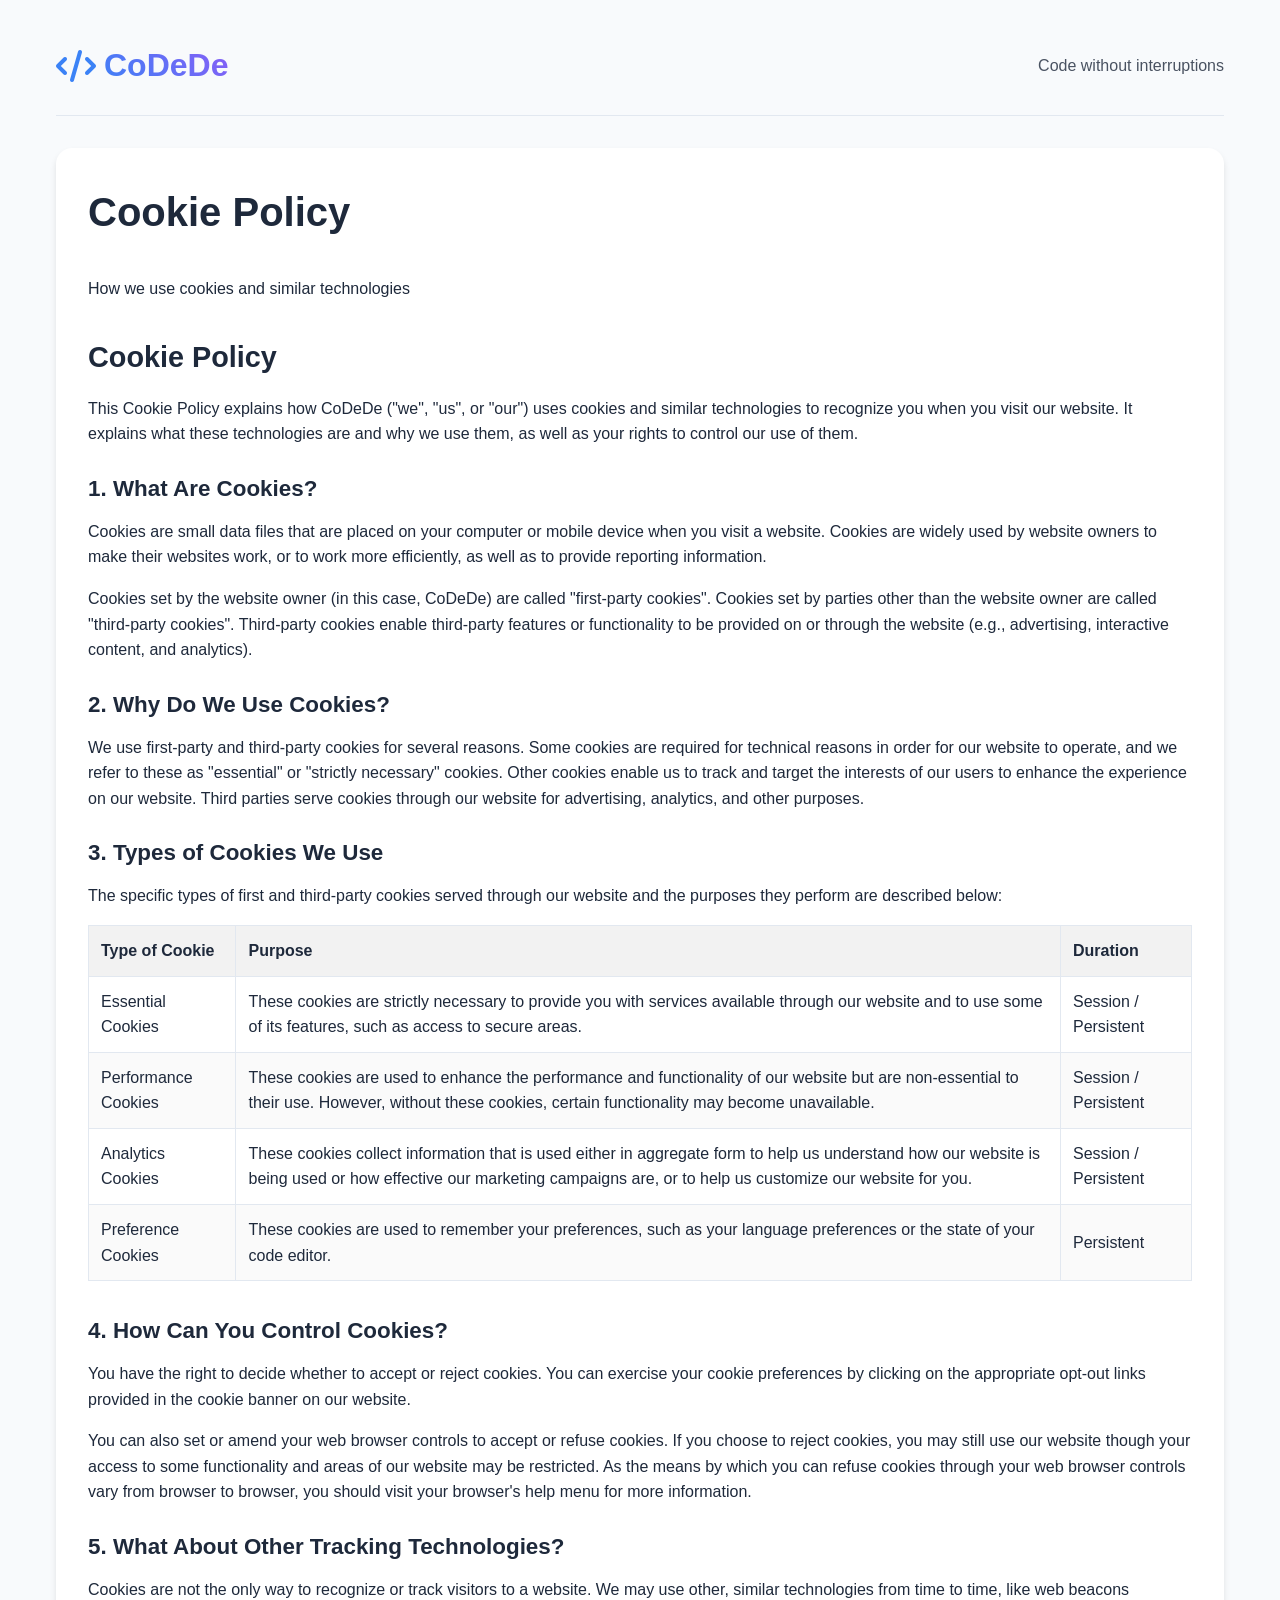
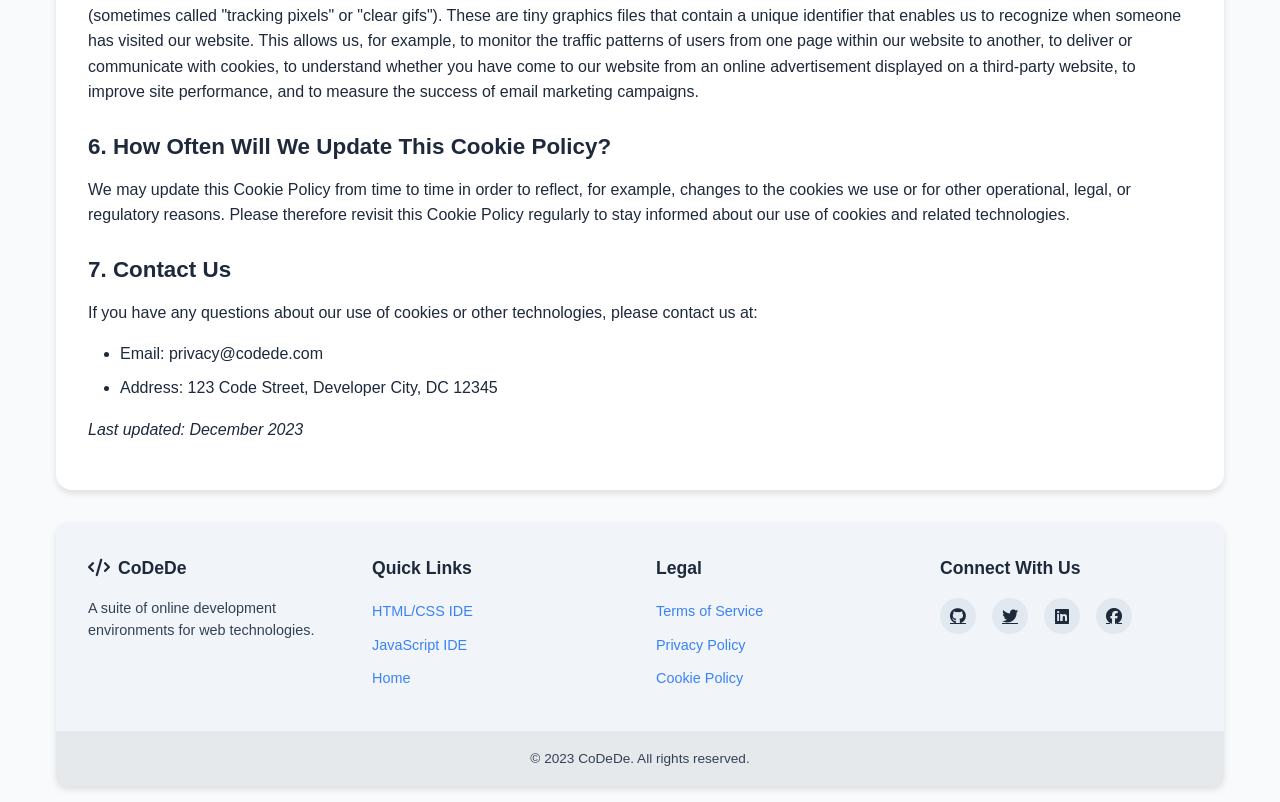
<file: cookies.html>
<!DOCTYPE html>
<html lang="en">
<head>
  <meta charset="UTF-8">
  <meta name="viewport" content="width=device-width, initial-scale=1.0">
  <title>Cookie Policy - CoDeDe</title>
  <link rel="stylesheet" href="style.css">
  <link rel="stylesheet" href="https://cdnjs.cloudflare.com/ajax/libs/font-awesome/6.4.0/css/all.min.css">
</head>
<body>
  <div class="container">
    <header>
      <div class="logo">
        <i class="fas fa-code"></i>
        <h1>CoDeDe</h1>
      </div>
      <p class="tagline">Code without interruptions</p>
    </header>
    
    <div class="legal-content">
      <h1>Cookie Policy</h1>
      <p>How we use cookies and similar technologies</p>
      
      <h2>Cookie Policy</h2>
      
      <p>This Cookie Policy explains how CoDeDe ("we", "us", or "our") uses cookies and similar technologies to recognize you when you visit our website. It explains what these technologies are and why we use them, as well as your rights to control our use of them.</p>
      
      <h3>1. What Are Cookies?</h3>
      <p>Cookies are small data files that are placed on your computer or mobile device when you visit a website. Cookies are widely used by website owners to make their websites work, or to work more efficiently, as well as to provide reporting information.</p>
      
      <p>Cookies set by the website owner (in this case, CoDeDe) are called "first-party cookies". Cookies set by parties other than the website owner are called "third-party cookies". Third-party cookies enable third-party features or functionality to be provided on or through the website (e.g., advertising, interactive content, and analytics).</p>
      
      <h3>2. Why Do We Use Cookies?</h3>
      <p>We use first-party and third-party cookies for several reasons. Some cookies are required for technical reasons in order for our website to operate, and we refer to these as "essential" or "strictly necessary" cookies. Other cookies enable us to track and target the interests of our users to enhance the experience on our website. Third parties serve cookies through our website for advertising, analytics, and other purposes.</p>
      
      <h3>3. Types of Cookies We Use</h3>
      <p>The specific types of first and third-party cookies served through our website and the purposes they perform are described below:</p>
      
      <table>
        <thead>
          <tr>
            <th>Type of Cookie</th>
            <th>Purpose</th>
            <th>Duration</th>
          </tr>
        </thead>
        <tbody>
          <tr>
            <td>Essential Cookies</td>
            <td>These cookies are strictly necessary to provide you with services available through our website and to use some of its features, such as access to secure areas.</td>
            <td>Session / Persistent</td>
          </tr>
          <tr>
            <td>Performance Cookies</td>
            <td>These cookies are used to enhance the performance and functionality of our website but are non-essential to their use. However, without these cookies, certain functionality may become unavailable.</td>
            <td>Session / Persistent</td>
          </tr>
          <tr>
            <td>Analytics Cookies</td>
            <td>These cookies collect information that is used either in aggregate form to help us understand how our website is being used or how effective our marketing campaigns are, or to help us customize our website for you.</td>
            <td>Session / Persistent</td>
          </tr>
          <tr>
            <td>Preference Cookies</td>
            <td>These cookies are used to remember your preferences, such as your language preferences or the state of your code editor.</td>
            <td>Persistent</td>
          </tr>
        </tbody>
      </table>
      
      <h3>4. How Can You Control Cookies?</h3>
      <p>You have the right to decide whether to accept or reject cookies. You can exercise your cookie preferences by clicking on the appropriate opt-out links provided in the cookie banner on our website.</p>
      
      <p>You can also set or amend your web browser controls to accept or refuse cookies. If you choose to reject cookies, you may still use our website though your access to some functionality and areas of our website may be restricted. As the means by which you can refuse cookies through your web browser controls vary from browser to browser, you should visit your browser's help menu for more information.</p>
      
      <h3>5. What About Other Tracking Technologies?</h3>
      <p>Cookies are not the only way to recognize or track visitors to a website. We may use other, similar technologies from time to time, like web beacons (sometimes called "tracking pixels" or "clear gifs"). These are tiny graphics files that contain a unique identifier that enables us to recognize when someone has visited our website. This allows us, for example, to monitor the traffic patterns of users from one page within our website to another, to deliver or communicate with cookies, to understand whether you have come to our website from an online advertisement displayed on a third-party website, to improve site performance, and to measure the success of email marketing campaigns.</p>
      
      <h3>6. How Often Will We Update This Cookie Policy?</h3>
      <p>We may update this Cookie Policy from time to time in order to reflect, for example, changes to the cookies we use or for other operational, legal, or regulatory reasons. Please therefore revisit this Cookie Policy regularly to stay informed about our use of cookies and related technologies.</p>
      
      <h3>7. Contact Us</h3>
      <p>If you have any questions about our use of cookies or other technologies, please contact us at:</p>
      <ul>
        <li>Email: privacy@codede.com</li>
        <li>Address: 123 Code Street, Developer City, DC 12345</li>
      </ul>
      
      <p><em>Last updated: December 2023</em></p>
    </div>

    <footer class="footer">
      <div class="footer-content">
        <div class="footer-section">
          <h3><i class="fas fa-code"></i> CoDeDe</h3>
          <p>A suite of online development environments for web technologies.</p>
        </div>
        
        <div class="footer-section">
          <h3>Quick Links</h3>
          <ul>
            <li><a href="index.html">HTML/CSS IDE</a></li>
            <li><a href="JSDE-main/index.html">JavaScript IDE</a></li>
            <li><a href="home.html">Home</a></li>
          </ul>
        </div>
        
        <div class="footer-section">
          <h3>Legal</h3>
          <ul>
            <li><a href="terms.html">Terms of Service</a></li>
            <li><a href="privacy.html">Privacy Policy</a></li>
            <li><a href="cookies.html">Cookie Policy</a></li>
          </ul>
        </div>
        
        <div class="footer-section">
          <h3>Connect With Us</h3>
          <div class="social-links">
            <a href="https://github.com/codede" target="_blank" title="GitHub"><i class="fab fa-github"></i></a>
            <a href="https://twitter.com/codede" target="_blank" title="Twitter"><i class="fab fa-twitter"></i></a>
            <a href="https://linkedin.com/company/codede" target="_blank" title="LinkedIn"><i class="fab fa-linkedin"></i></a>
            <a href="https://facebook.com/codede" target="_blank" title="Facebook"><i class="fab fa-facebook"></i></a>
          </div>
        </div>
      </div>
      
      <div class="footer-bottom">
        <p>&copy; 2023 CoDeDe. All rights reserved.</p>
      </div>
    </footer>
  </div>
</body>
</html>
</file>
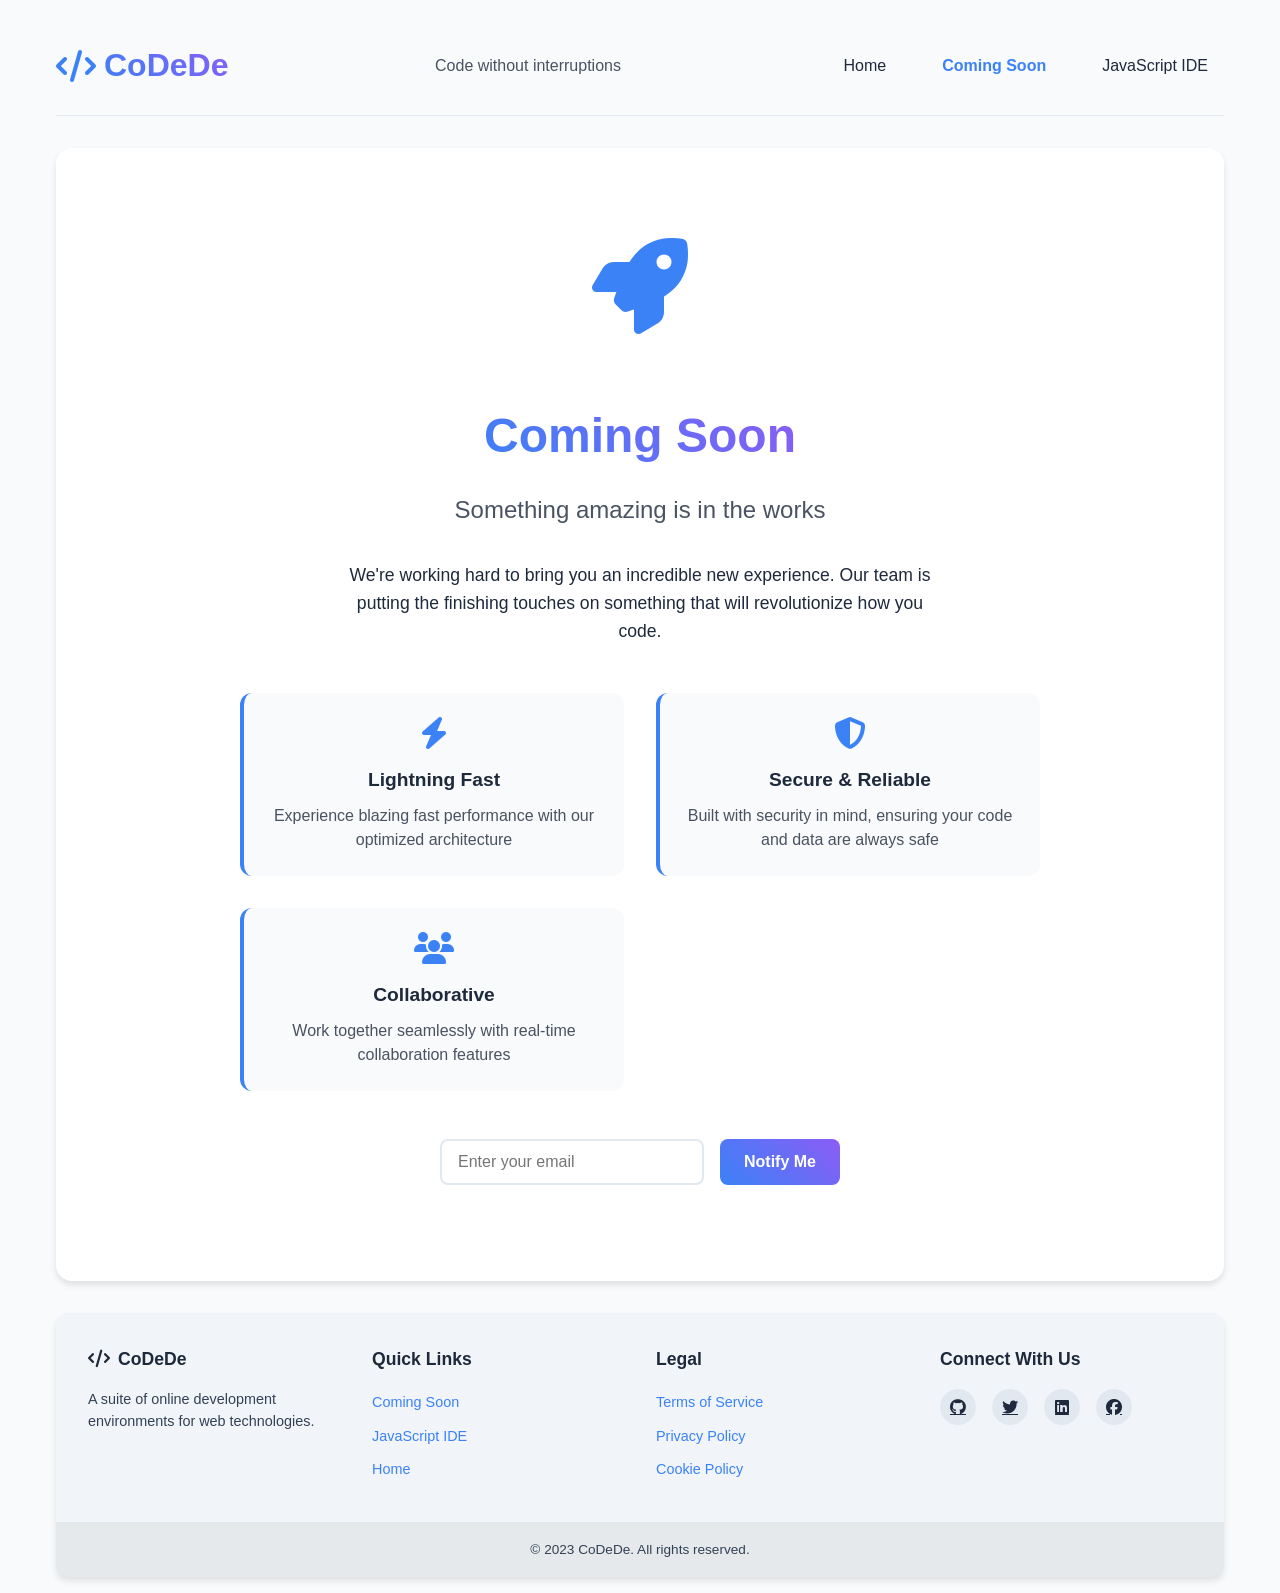
<file: cs.html>
<!DOCTYPE html>
<html lang="en">
<head>
  <meta charset="UTF-8">
  <meta name="viewport" content="width=device-width, initial-scale=1.0">
  <title>Coming Soon - CoDeDe</title>
  <link rel="stylesheet" href="style.css">
  <link rel="stylesheet" href="https://cdnjs.cloudflare.com/ajax/libs/font-awesome/6.4.0/css/all.min.css">
  <style>
    header {
      display: flex;
      justify-content: space-between;
      align-items: center;
      padding: 1.5rem 0;
      margin-bottom: 2rem;
      border-bottom: 1px solid var(--border-color);
    }
    
    .logo {
      display: flex;
      align-items: center;
      gap: 0.5rem;
    }
    
    .logo i {
      font-size: 2rem;
      color: var(--primary-color);
    }
    
    .logo h1 {
      font-size: 2rem;
      margin: 0;
      background: linear-gradient(45deg, var(--primary-color), var(--secondary-color));
      -webkit-background-clip: text;
      background-clip: text;
      -webkit-text-fill-color: transparent;
    }
    
    .tagline {
      font-size: 1rem;
      color: var(--text-color);
      margin: 0;
      opacity: 0.8;
    }
    
    .nav-links {
      display: flex;
      gap: 1.5rem;
    }
    
    .nav-links a {
      color: var(--text-color);
      text-decoration: none;
      font-weight: 500;
      transition: color 0.3s ease;
    }
    
    .nav-links a:hover {
      color: var(--primary-color);
    }
    
    .nav-links a.active {
      color: var(--primary-color);
      font-weight: 600;
    }

    .coming-soon-section {
      display: flex;
      flex-direction: column;
      align-items: center;
      justify-content: center;
      flex: 1;
      text-align: center;
      padding: 4rem 2rem;
      background-color: var(--panel-bg);
      border-radius: 1rem;
      box-shadow: 0 4px 6px var(--shadow-color);
      margin-bottom: 2rem;
    }

    .coming-soon-icon {
      font-size: 6rem;
      color: var(--primary-color);
      margin-bottom: 2rem;
      animation: pulse 2s infinite;
    }

    @keyframes pulse {
      0% { transform: scale(1); }
      50% { transform: scale(1.1); }
      100% { transform: scale(1); }
    }

    .coming-soon-title {
      font-size: 3rem;
      font-weight: 700;
      margin-bottom: 1rem;
      background: linear-gradient(45deg, var(--primary-color), var(--secondary-color));
      -webkit-background-clip: text;
      background-clip: text;
      -webkit-text-fill-color: transparent;
    }

    .coming-soon-subtitle {
      font-size: 1.5rem;
      color: var(--text-color);
      margin-bottom: 2rem;
      opacity: 0.8;
    }

    .coming-soon-description {
      font-size: 1.1rem;
      line-height: 1.6;
      color: var(--text-color);
      max-width: 600px;
      margin-bottom: 3rem;
    }

    .features-list {
      display: grid;
      grid-template-columns: repeat(auto-fit, minmax(250px, 1fr));
      gap: 2rem;
      margin-bottom: 3rem;
      width: 100%;
      max-width: 800px;
    }

    .feature-item {
      background-color: var(--bg-color);
      padding: 1.5rem;
      border-radius: 0.75rem;
      border-left: 4px solid var(--primary-color);
    }

    .feature-item i {
      font-size: 2rem;
      color: var(--primary-color);
      margin-bottom: 1rem;
    }

    .feature-item h3 {
      font-size: 1.2rem;
      margin-bottom: 0.5rem;
      color: var(--text-color);
    }

    .feature-item p {
      color: var(--text-color);
      opacity: 0.8;
      line-height: 1.5;
    }

    .notify-form {
      display: flex;
      gap: 1rem;
      margin-bottom: 2rem;
      max-width: 400px;
      width: 100%;
    }

    .notify-input {
      flex: 1;
      padding: 0.75rem 1rem;
      border: 2px solid var(--border-color);
      border-radius: 0.5rem;
      font-size: 1rem;
      transition: border-color 0.3s ease;
    }

    .notify-input:focus {
      outline: none;
      border-color: var(--primary-color);
    }

    .notify-button {
      padding: 0.75rem 1.5rem;
      background: linear-gradient(45deg, var(--primary-color), var(--secondary-color));
      color: white;
      border: none;
      border-radius: 0.5rem;
      font-size: 1rem;
      font-weight: 600;
      cursor: pointer;
      transition: transform 0.3s ease, box-shadow 0.3s ease;
    }

    .notify-button:hover {
      transform: translateY(-2px);
      box-shadow: 0 4px 12px rgba(59, 130, 246, 0.3);
    }
    
    @media (max-width: 768px) {
      header {
        flex-direction: column;
        align-items: flex-start;
      }
      
      .nav-links {
        margin-top: 1rem;
      }
      
      .coming-soon-title {
        font-size: 2rem;
      }
      
      .coming-soon-subtitle {
        font-size: 1.2rem;
      }
      
      .features-list {
        grid-template-columns: 1fr;
      }
      
      .notify-form {
        flex-direction: column;
      }
    }
  </style>
</head>
<body>
  <div class="container">
    <header>
      <div class="logo">
        <i class="fas fa-code"></i>
        <h1>CoDeDe</h1>
      </div>
      <p class="tagline">Code without interruptions</p>
      <div class="nav-links">
        <a href="home.html">Home</a>
        <a href="cs.html" class="active">Coming Soon</a>
        <a href="jsde.html">JavaScript IDE</a>
      </div>
    </header>

    <section class="coming-soon-section">
      <div class="coming-soon-icon">
        <i class="fas fa-rocket"></i>
      </div>
      
      <h1 class="coming-soon-title">Coming Soon</h1>
      <p class="coming-soon-subtitle">Something amazing is in the works</p>
      <p class="coming-soon-description">
        We're working hard to bring you an incredible new experience. 
        Our team is putting the finishing touches on something that will revolutionize how you code.
      </p>

      <div class="features-list">
        <div class="feature-item">
          <i class="fas fa-bolt"></i>
          <h3>Lightning Fast</h3>
          <p>Experience blazing fast performance with our optimized architecture</p>
        </div>
        <div class="feature-item">
          <i class="fas fa-shield-alt"></i>
          <h3>Secure & Reliable</h3>
          <p>Built with security in mind, ensuring your code and data are always safe</p>
        </div>
        <div class="feature-item">
          <i class="fas fa-users"></i>
          <h3>Collaborative</h3>
          <p>Work together seamlessly with real-time collaboration features</p>
        </div>
      </div>

      <div class="notify-form">
        <input type="email" class="notify-input" placeholder="Enter your email" required>
        <button class="notify-button">Notify Me</button>
      </div>
    </section>

    <!-- Footer -->
    <footer class="footer">
      <div class="footer-content">
        <div class="footer-section">
          <h3><i class="fas fa-code"></i> CoDeDe</h3>
          <p>A suite of online development environments for web technologies.</p>
        </div>
        
        <div class="footer-section">
          <h3>Quick Links</h3>
          <ul>
            <li><a href="cs.html">Coming Soon</a></li>
            <li><a href="jsde.html">JavaScript IDE</a></li>
            <li><a href="home.html">Home</a></li>
          </ul>
        </div>
        
        <div class="footer-section">
          <h3>Legal</h3>
          <ul>
            <li><a href="terms.html">Terms of Service</a></li>
            <li><a href="privacy.html">Privacy Policy</a></li>
            <li><a href="cookies.html">Cookie Policy</a></li>
          </ul>
        </div>
        
        <div class="footer-section">
          <h3>Connect With Us</h3>
          <div class="social-links">
            <a href="https://github.com/codede" target="_blank" title="GitHub"><i class="fab fa-github"></i></a>
            <a href="https://twitter.com/codede" target="_blank" title="Twitter"><i class="fab fa-twitter"></i></a>
            <a href="https://linkedin.com/company/codede" target="_blank" title="LinkedIn"><i class="fab fa-linkedin"></i></a>
            <a href="https://facebook.com/codede" target="_blank" title="Facebook"><i class="fab fa-facebook"></i></a>
          </div>
        </div>
      </div>
      
      <div class="footer-bottom">
        <p>&copy; 2023 CoDeDe. All rights reserved.</p>
      </div>
    </footer>
  </div>

  <script>
    // Simple form handling
    document.querySelector('.notify-button').addEventListener('click', function() {
      const email = document.querySelector('.notify-input').value;
      if (email && email.includes('@')) {
        alert('Thank you! We\'ll notify you when we launch.');
        document.querySelector('.notify-input').value = '';
      } else {
        alert('Please enter a valid email address.');
      }
    });

    // Enter key support for the form
    document.querySelector('.notify-input').addEventListener('keypress', function(e) {
      if (e.key === 'Enter') {
        document.querySelector('.notify-button').click();
      }
    });
  </script>
</body>
</html>
</file>
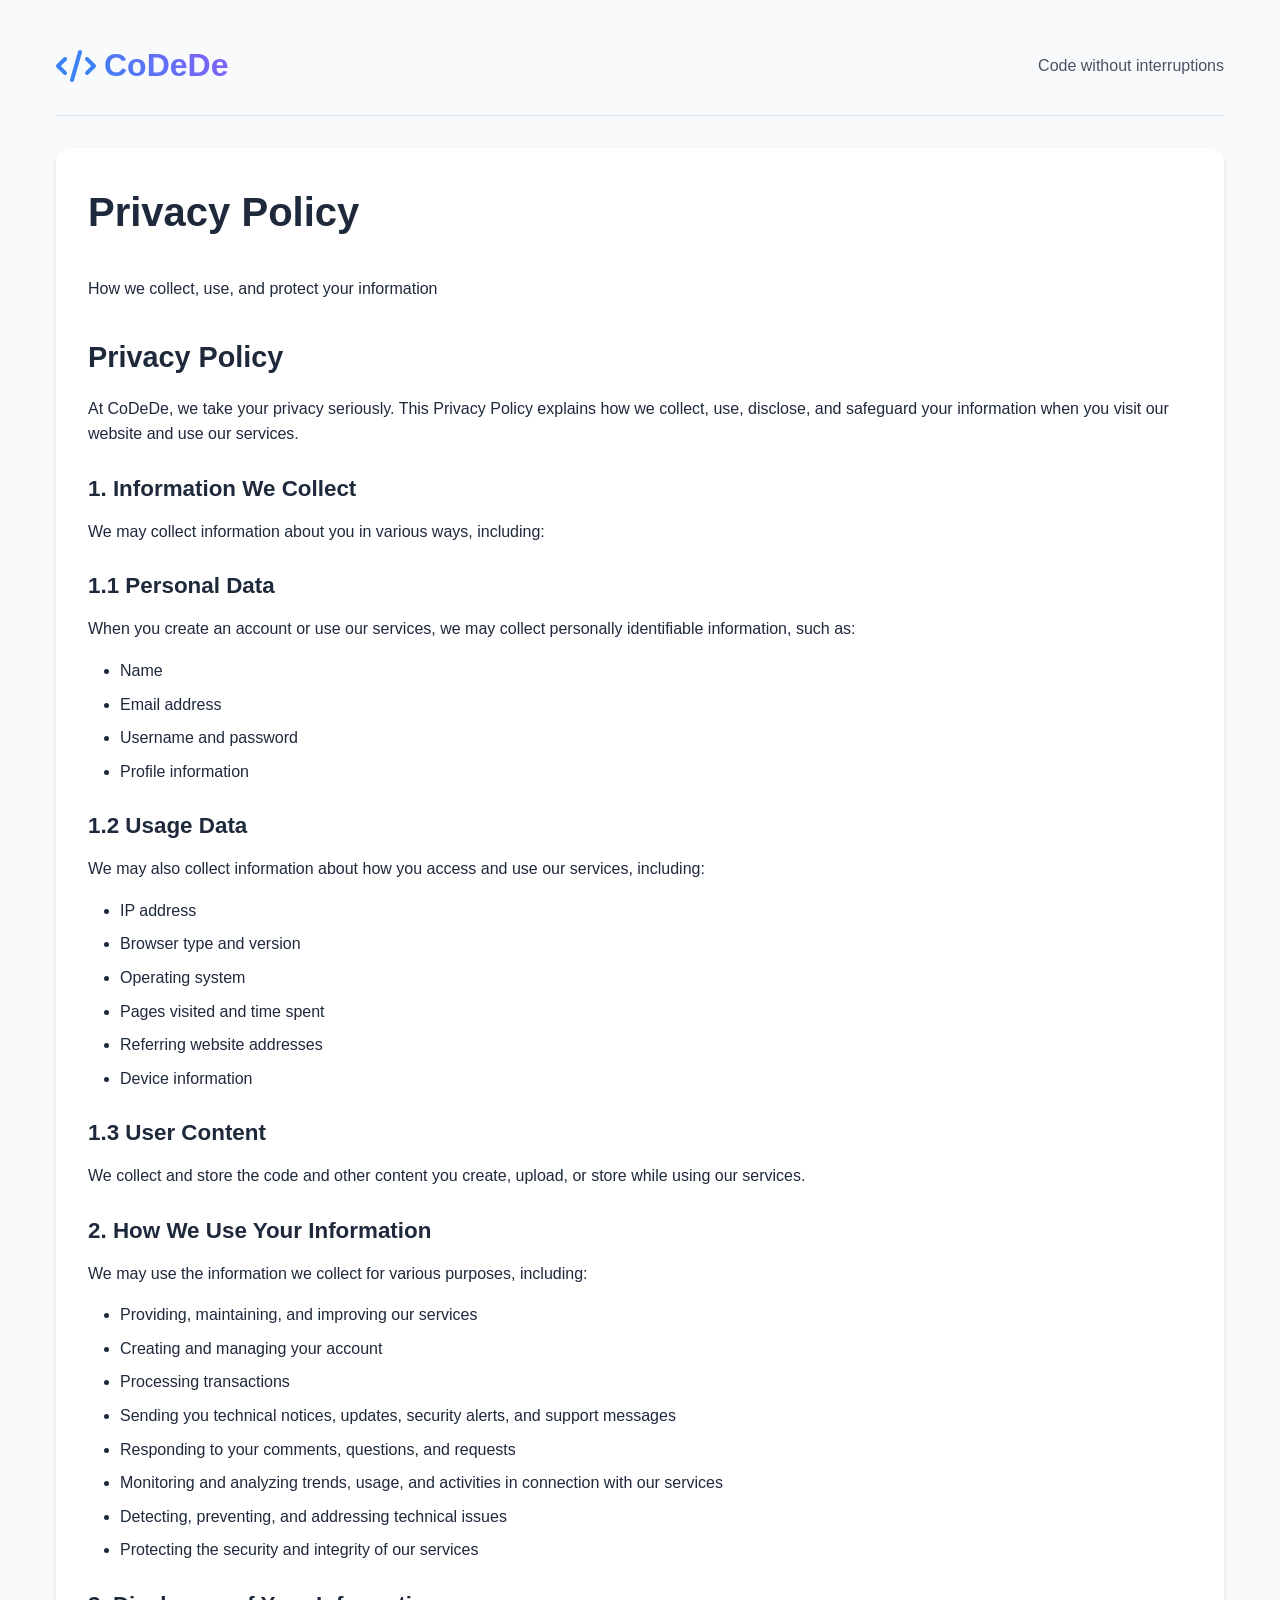
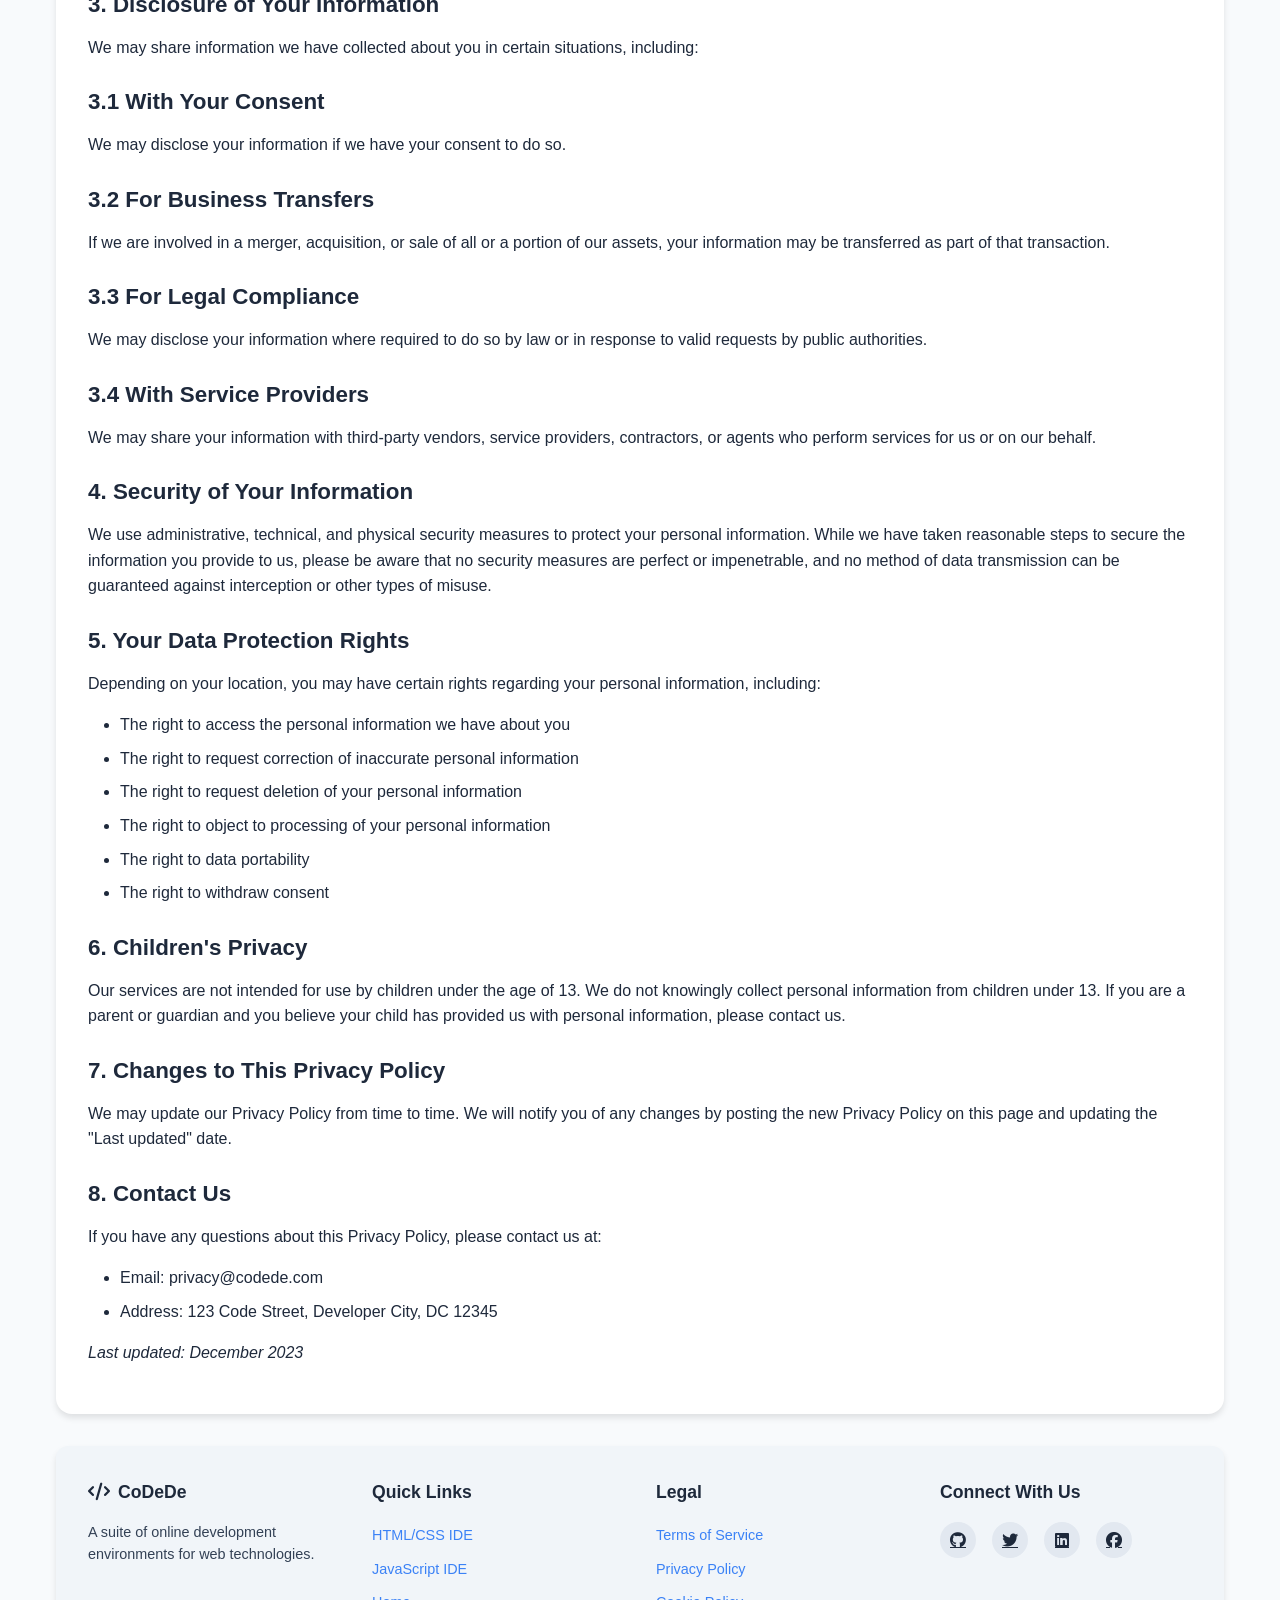
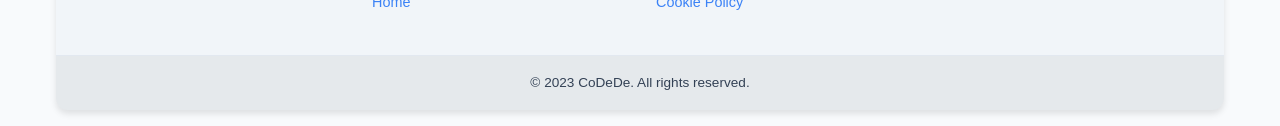
<file: privacy.html>
<!DOCTYPE html>
<html lang="en">
<head>
  <meta charset="UTF-8">
  <meta name="viewport" content="width=device-width, initial-scale=1.0">
  <title>Privacy Policy - CoDeDe</title>
  <link rel="stylesheet" href="style.css">
  <link rel="stylesheet" href="https://cdnjs.cloudflare.com/ajax/libs/font-awesome/6.4.0/css/all.min.css">
</head>
<body>
  <div class="container">
    <header>
      <div class="logo">
        <i class="fas fa-code"></i>
        <h1>CoDeDe</h1>
      </div>
      <p class="tagline">Code without interruptions</p>
    </header>
    
    <div class="legal-content">
      <h1>Privacy Policy</h1>
      <p>How we collect, use, and protect your information</p>
      
      <h2>Privacy Policy</h2>
      
      <p>At CoDeDe, we take your privacy seriously. This Privacy Policy explains how we collect, use, disclose, and safeguard your information when you visit our website and use our services.</p>
      
      <h3>1. Information We Collect</h3>
      <p>We may collect information about you in various ways, including:</p>
      
      <h3>1.1 Personal Data</h3>
      <p>When you create an account or use our services, we may collect personally identifiable information, such as:</p>
      <ul>
        <li>Name</li>
        <li>Email address</li>
        <li>Username and password</li>
        <li>Profile information</li>
      </ul>
      
      <h3>1.2 Usage Data</h3>
      <p>We may also collect information about how you access and use our services, including:</p>
      <ul>
        <li>IP address</li>
        <li>Browser type and version</li>
        <li>Operating system</li>
        <li>Pages visited and time spent</li>
        <li>Referring website addresses</li>
        <li>Device information</li>
      </ul>
      
      <h3>1.3 User Content</h3>
      <p>We collect and store the code and other content you create, upload, or store while using our services.</p>
      
      <h3>2. How We Use Your Information</h3>
      <p>We may use the information we collect for various purposes, including:</p>
      <ul>
        <li>Providing, maintaining, and improving our services</li>
        <li>Creating and managing your account</li>
        <li>Processing transactions</li>
        <li>Sending you technical notices, updates, security alerts, and support messages</li>
        <li>Responding to your comments, questions, and requests</li>
        <li>Monitoring and analyzing trends, usage, and activities in connection with our services</li>
        <li>Detecting, preventing, and addressing technical issues</li>
        <li>Protecting the security and integrity of our services</li>
      </ul>
      
      <h3>3. Disclosure of Your Information</h3>
      <p>We may share information we have collected about you in certain situations, including:</p>
      
      <h3>3.1 With Your Consent</h3>
      <p>We may disclose your information if we have your consent to do so.</p>
      
      <h3>3.2 For Business Transfers</h3>
      <p>If we are involved in a merger, acquisition, or sale of all or a portion of our assets, your information may be transferred as part of that transaction.</p>
      
      <h3>3.3 For Legal Compliance</h3>
      <p>We may disclose your information where required to do so by law or in response to valid requests by public authorities.</p>
      
      <h3>3.4 With Service Providers</h3>
      <p>We may share your information with third-party vendors, service providers, contractors, or agents who perform services for us or on our behalf.</p>
      
      <h3>4. Security of Your Information</h3>
      <p>We use administrative, technical, and physical security measures to protect your personal information. While we have taken reasonable steps to secure the information you provide to us, please be aware that no security measures are perfect or impenetrable, and no method of data transmission can be guaranteed against interception or other types of misuse.</p>
      
      <h3>5. Your Data Protection Rights</h3>
      <p>Depending on your location, you may have certain rights regarding your personal information, including:</p>
      <ul>
        <li>The right to access the personal information we have about you</li>
        <li>The right to request correction of inaccurate personal information</li>
        <li>The right to request deletion of your personal information</li>
        <li>The right to object to processing of your personal information</li>
        <li>The right to data portability</li>
        <li>The right to withdraw consent</li>
      </ul>
      
      <h3>6. Children's Privacy</h3>
      <p>Our services are not intended for use by children under the age of 13. We do not knowingly collect personal information from children under 13. If you are a parent or guardian and you believe your child has provided us with personal information, please contact us.</p>
      
      <h3>7. Changes to This Privacy Policy</h3>
      <p>We may update our Privacy Policy from time to time. We will notify you of any changes by posting the new Privacy Policy on this page and updating the "Last updated" date.</p>
      
      <h3>8. Contact Us</h3>
      <p>If you have any questions about this Privacy Policy, please contact us at:</p>
      <ul>
        <li>Email: privacy@codede.com</li>
        <li>Address: 123 Code Street, Developer City, DC 12345</li>
      </ul>
      
      <p><em>Last updated: December 2023</em></p>
    </div>

    <footer class="footer">
      <div class="footer-content">
        <div class="footer-section">
          <h3><i class="fas fa-code"></i> CoDeDe</h3>
          <p>A suite of online development environments for web technologies.</p>
        </div>
        
        <div class="footer-section">
          <h3>Quick Links</h3>
          <ul>
            <li><a href="index.html">HTML/CSS IDE</a></li>
            <li><a href="JSDE-main/index.html">JavaScript IDE</a></li>
            <li><a href="home.html">Home</a></li>
          </ul>
        </div>
        
        <div class="footer-section">
          <h3>Legal</h3>
          <ul>
            <li><a href="terms.html">Terms of Service</a></li>
            <li><a href="privacy.html">Privacy Policy</a></li>
            <li><a href="cookies.html">Cookie Policy</a></li>
          </ul>
        </div>
        
        <div class="footer-section">
          <h3>Connect With Us</h3>
          <div class="social-links">
            <a href="https://github.com/codede" target="_blank" title="GitHub"><i class="fab fa-github"></i></a>
            <a href="https://twitter.com/codede" target="_blank" title="Twitter"><i class="fab fa-twitter"></i></a>
            <a href="https://linkedin.com/company/codede" target="_blank" title="LinkedIn"><i class="fab fa-linkedin"></i></a>
            <a href="https://facebook.com/codede" target="_blank" title="Facebook"><i class="fab fa-facebook"></i></a>
          </div>
        </div>
      </div>
      
      <div class="footer-bottom">
        <p>&copy; 2023 CoDeDe. All rights reserved.</p>
      </div>
    </footer>
  </div>
</body>
</html>
</file>
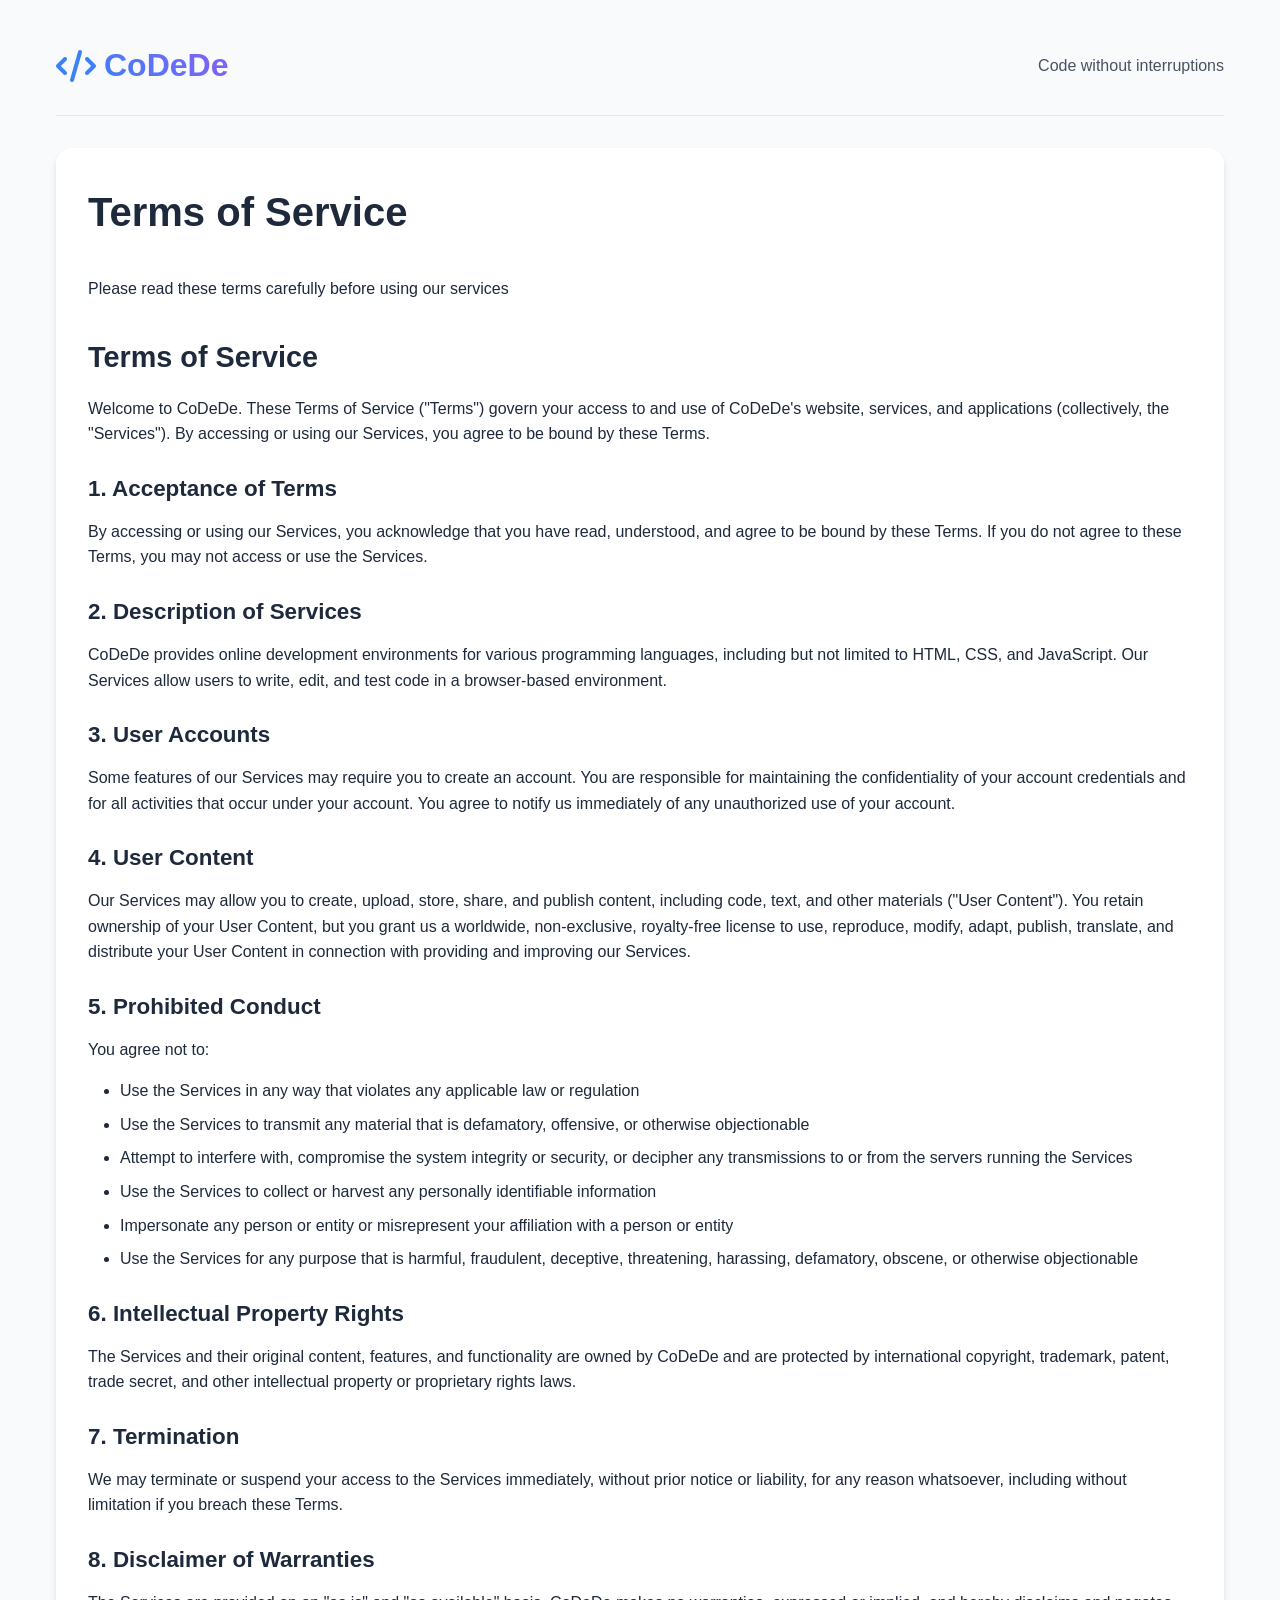
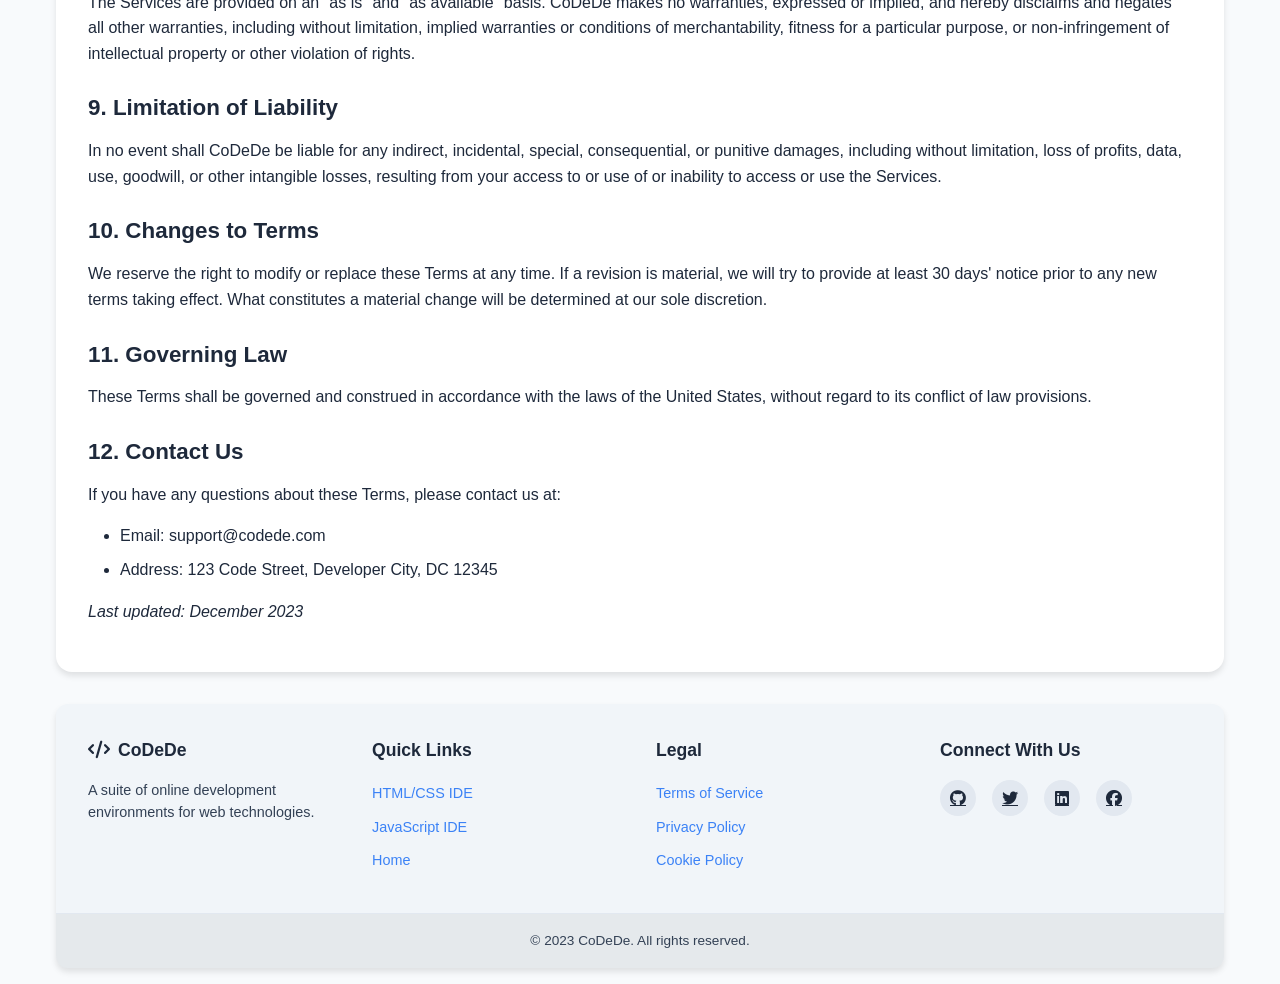
<file: terms.html>
<!DOCTYPE html>
<html lang="en">
<head>
  <meta charset="UTF-8">
  <meta name="viewport" content="width=device-width, initial-scale=1.0">
  <title>Terms of Service - CoDeDe</title>
  <link rel="stylesheet" href="style.css">
  <link rel="stylesheet" href="https://cdnjs.cloudflare.com/ajax/libs/font-awesome/6.4.0/css/all.min.css">
</head>
<body>
  <div class="container">
    <header>
      <div class="logo">
        <i class="fas fa-code"></i>
        <h1>CoDeDe</h1>
      </div>
      <p class="tagline">Code without interruptions</p>
    </header>
    
    <div class="legal-content">
      <h1>Terms of Service</h1>
      <p>Please read these terms carefully before using our services</p>
      
      <h2>Terms of Service</h2>
      
      <p>Welcome to CoDeDe. These Terms of Service ("Terms") govern your access to and use of CoDeDe's website, services, and applications (collectively, the "Services"). By accessing or using our Services, you agree to be bound by these Terms.</p>
      
      <h3>1. Acceptance of Terms</h3>
      <p>By accessing or using our Services, you acknowledge that you have read, understood, and agree to be bound by these Terms. If you do not agree to these Terms, you may not access or use the Services.</p>
      
      <h3>2. Description of Services</h3>
      <p>CoDeDe provides online development environments for various programming languages, including but not limited to HTML, CSS, and JavaScript. Our Services allow users to write, edit, and test code in a browser-based environment.</p>
      
      <h3>3. User Accounts</h3>
      <p>Some features of our Services may require you to create an account. You are responsible for maintaining the confidentiality of your account credentials and for all activities that occur under your account. You agree to notify us immediately of any unauthorized use of your account.</p>
      
      <h3>4. User Content</h3>
      <p>Our Services may allow you to create, upload, store, share, and publish content, including code, text, and other materials ("User Content"). You retain ownership of your User Content, but you grant us a worldwide, non-exclusive, royalty-free license to use, reproduce, modify, adapt, publish, translate, and distribute your User Content in connection with providing and improving our Services.</p>
      
      <h3>5. Prohibited Conduct</h3>
      <p>You agree not to:</p>
      <ul>
        <li>Use the Services in any way that violates any applicable law or regulation</li>
        <li>Use the Services to transmit any material that is defamatory, offensive, or otherwise objectionable</li>
        <li>Attempt to interfere with, compromise the system integrity or security, or decipher any transmissions to or from the servers running the Services</li>
        <li>Use the Services to collect or harvest any personally identifiable information</li>
        <li>Impersonate any person or entity or misrepresent your affiliation with a person or entity</li>
        <li>Use the Services for any purpose that is harmful, fraudulent, deceptive, threatening, harassing, defamatory, obscene, or otherwise objectionable</li>
      </ul>
      
      <h3>6. Intellectual Property Rights</h3>
      <p>The Services and their original content, features, and functionality are owned by CoDeDe and are protected by international copyright, trademark, patent, trade secret, and other intellectual property or proprietary rights laws.</p>
      
      <h3>7. Termination</h3>
      <p>We may terminate or suspend your access to the Services immediately, without prior notice or liability, for any reason whatsoever, including without limitation if you breach these Terms.</p>
      
      <h3>8. Disclaimer of Warranties</h3>
      <p>The Services are provided on an "as is" and "as available" basis. CoDeDe makes no warranties, expressed or implied, and hereby disclaims and negates all other warranties, including without limitation, implied warranties or conditions of merchantability, fitness for a particular purpose, or non-infringement of intellectual property or other violation of rights.</p>
      
      <h3>9. Limitation of Liability</h3>
      <p>In no event shall CoDeDe be liable for any indirect, incidental, special, consequential, or punitive damages, including without limitation, loss of profits, data, use, goodwill, or other intangible losses, resulting from your access to or use of or inability to access or use the Services.</p>
      
      <h3>10. Changes to Terms</h3>
      <p>We reserve the right to modify or replace these Terms at any time. If a revision is material, we will try to provide at least 30 days' notice prior to any new terms taking effect. What constitutes a material change will be determined at our sole discretion.</p>
      
      <h3>11. Governing Law</h3>
      <p>These Terms shall be governed and construed in accordance with the laws of the United States, without regard to its conflict of law provisions.</p>
      
      <h3>12. Contact Us</h3>
      <p>If you have any questions about these Terms, please contact us at:</p>
      <ul>
        <li>Email: support@codede.com</li>
        <li>Address: 123 Code Street, Developer City, DC 12345</li>
      </ul>
      
      <p><em>Last updated: December 2023</em></p>
    </div>

    <footer class="footer">
      <div class="footer-content">
        <div class="footer-section">
          <h3><i class="fas fa-code"></i> CoDeDe</h3>
          <p>A suite of online development environments for web technologies.</p>
        </div>
        
        <div class="footer-section">
          <h3>Quick Links</h3>
          <ul>
            <li><a href="index.html">HTML/CSS IDE</a></li>
            <li><a href="JSDE-main/index.html">JavaScript IDE</a></li>
            <li><a href="home.html">Home</a></li>
          </ul>
        </div>
        
        <div class="footer-section">
          <h3>Legal</h3>
          <ul>
            <li><a href="terms.html">Terms of Service</a></li>
            <li><a href="privacy.html">Privacy Policy</a></li>
            <li><a href="cookies.html">Cookie Policy</a></li>
          </ul>
        </div>
        
        <div class="footer-section">
          <h3>Connect With Us</h3>
          <div class="social-links">
            <a href="https://github.com/codede" target="_blank" title="GitHub"><i class="fab fa-github"></i></a>
            <a href="https://twitter.com/codede" target="_blank" title="Twitter"><i class="fab fa-twitter"></i></a>
            <a href="https://linkedin.com/company/codede" target="_blank" title="LinkedIn"><i class="fab fa-linkedin"></i></a>
            <a href="https://facebook.com/codede" target="_blank" title="Facebook"><i class="fab fa-facebook"></i></a>
          </div>
        </div>
      </div>
      
      <div class="footer-bottom">
        <p>&copy; 2023 CoDeDe. All rights reserved.</p>
      </div>
    </footer>
  </div>
</body>
</html>
</file>
<file: style.css>
/* Global Styles */
* {
  margin: 0;
  padding: 0;
  box-sizing: border-box;
}

:root {
  --bg-color: #f8fafc;
  --panel-bg: #ffffff;
  --text-color: #1e293b;
  --border-color: #e2e8f0;
  --primary-color: #3b82f6;
  --secondary-color: #8b5cf6;
  --shadow-color: rgba(0, 0, 0, 0.1);
  --success-color: #10b981;
  --error-color: #ef4444;
  --footer-bg: #f1f5f9;
  --footer-text: #334155;
}

body {
  font-family: -apple-system, BlinkMacSystemFont, 'Segoe UI', Roboto, sans-serif;
  background-color: var(--bg-color);
  color: var(--text-color);
  line-height: 1.6;
}

.container {
  max-width: 1200px;
  margin: 0 auto;
  padding: 1rem;
  min-height: 100vh;
  display: flex;
  flex-direction: column;
}

/* Header Styles */
header {
  display: flex;
  justify-content: space-between;
  align-items: center;
  padding: 1.5rem 0;
  margin-bottom: 2rem;
  border-bottom: 1px solid var(--border-color);
}

.logo {
  display: flex;
  align-items: center;
  gap: 0.5rem;
}

.logo i {
  font-size: 2rem;
  color: var(--primary-color);
}

.logo h1 {
  font-size: 2rem;
  margin: 0;
  background: linear-gradient(45deg, var(--primary-color), var(--secondary-color));
  -webkit-background-clip: text;
  background-clip: text;
  -webkit-text-fill-color: transparent;
}

.tagline {
  font-size: 1rem;
  color: var(--text-color);
  margin: 0;
  opacity: 0.8;
}

.nav-links {
  display: flex;
  gap: 1.5rem;
  align-items: center;
}

.nav-links a {
  color: var(--text-color);
  text-decoration: none;
  font-weight: 500;
  transition: color 0.3s ease;
  padding: 0.5rem 1rem;
  border-radius: 0.5rem;
}

.nav-links a:hover {
  color: var(--primary-color);
  background-color: rgba(59, 130, 246, 0.1);
}

.nav-links a.active {
  color: var(--primary-color);
  font-weight: 600;
}

/* Hero Section */
.hero {
  display: flex;
  align-items: center;
  gap: 3rem;
  margin-bottom: 3rem;
  padding: 2rem;
  background-color: var(--panel-bg);
  border-radius: 1rem;
  box-shadow: 0 4px 6px var(--shadow-color);
}

.hero-content {
  flex: 1;
}

.hero-content h2 {
  font-size: 2.5rem;
  margin-bottom: 1rem;
  color: var(--text-color);
}

.hero-content p {
  font-size: 1.2rem;
  color: var(--text-color);
  opacity: 0.8;
  margin-bottom: 1.5rem;
}

.hero-image {
  flex: 1;
  text-align: center;
}

.hero-image img {
  max-width: 100%;
  height: auto;
  border-radius: 0.5rem;
  box-shadow: 0 4px 6px var(--shadow-color);
}

/* Features Section */
.features {
  display: grid;
  grid-template-columns: repeat(auto-fit, minmax(250px, 1fr));
  gap: 2rem;
  margin-bottom: 3rem;
}

.feature-card {
  background-color: var(--panel-bg);
  padding: 2rem;
  border-radius: 1rem;
  text-align: center;
  box-shadow: 0 4px 6px var(--shadow-color);
  transition: transform 0.3s ease;
}

.feature-card:hover {
  transform: translateY(-5px);
}

.feature-card i {
  font-size: 3rem;
  color: var(--primary-color);
  margin-bottom: 1rem;
}

.feature-card h3 {
  font-size: 1.5rem;
  margin-bottom: 1rem;
  color: var(--text-color);
}

.feature-card p {
  color: var(--text-color);
  opacity: 0.8;
}

/* IDE Options Section */
.ide-options {
  margin-bottom: 3rem;
}

.ide-options h2 {
  text-align: center;
  font-size: 2.5rem;
  margin-bottom: 2rem;
  color: var(--text-color);
}

.ide-cards {
  display: grid;
  grid-template-columns: repeat(auto-fit, minmax(300px, 1fr));
  gap: 2rem;
}

.ide-card {
  background-color: var(--panel-bg);
  padding: 2rem;
  border-radius: 1rem;
  box-shadow: 0 4px 6px var(--shadow-color);
  transition: transform 0.3s ease;
}

.ide-card:hover {
  transform: translateY(-5px);
}

.ide-icon {
  text-align: center;
  margin-bottom: 1.5rem;
}

.ide-icon i {
  font-size: 3rem;
  color: var(--primary-color);
  margin: 0 0.5rem;
}

.ide-card h3 {
  font-size: 1.5rem;
  margin-bottom: 1rem;
  color: var(--text-color);
  text-align: center;
}

.ide-card p {
  color: var(--text-color);
  opacity: 0.8;
  margin-bottom: 1.5rem;
}

.ide-card ul {
  list-style: none;
  margin-bottom: 2rem;
}

.ide-card li {
  padding: 0.5rem 0;
  color: var(--text-color);
  opacity: 0.8;
  position: relative;
  padding-left: 1.5rem;
}

.ide-card li::before {
  content: "✓";
  position: absolute;
  left: 0;
  color: var(--success-color);
  font-weight: bold;
}

.ide-button {
  display: inline-block;
  padding: 0.75rem 1.5rem;
  background: linear-gradient(45deg, var(--primary-color), var(--secondary-color));
  color: white;
  text-decoration: none;
  border-radius: 0.5rem;
  font-weight: 600;
  transition: transform 0.3s ease, box-shadow 0.3s ease;
  text-align: center;
  width: 100%;
}

.ide-button:hover {
  transform: translateY(-2px);
  box-shadow: 0 4px 12px rgba(59, 130, 246, 0.3);
}

/* Testimonials Section */
.testimonials {
  margin-bottom: 3rem;
}

.testimonials h2 {
  text-align: center;
  font-size: 2.5rem;
  margin-bottom: 2rem;
  color: var(--text-color);
}

.testimonial-cards {
  display: grid;
  grid-template-columns: repeat(auto-fit, minmax(300px, 1fr));
  gap: 2rem;
}

.testimonial-card {
  background-color: var(--panel-bg);
  padding: 2rem;
  border-radius: 1rem;
  box-shadow: 0 4px 6px var(--shadow-color);
}

.testimonial-card p {
  font-style: italic;
  margin-bottom: 1.5rem;
  color: var(--text-color);
  font-size: 1.1rem;
}

.testimonial-author {
  display: flex;
  align-items: center;
  gap: 1rem;
}

.testimonial-author img {
  width: 50px;
  height: 50px;
  border-radius: 50%;
  object-fit: cover;
}

.testimonial-author h4 {
  color: var(--text-color);
  margin-bottom: 0.25rem;
}

.testimonial-author p {
  color: var(--text-color);
  opacity: 0.8;
  font-size: 0.9rem;
  margin: 0;
}

/* Coming Soon Section */
.coming-soon-section {
  display: flex;
  flex-direction: column;
  align-items: center;
  justify-content: center;
  flex: 1;
  text-align: center;
  padding: 4rem 2rem;
  background-color: var(--panel-bg);
  border-radius: 1rem;
  box-shadow: 0 4px 6px var(--shadow-color);
  margin-bottom: 2rem;
}

.coming-soon-icon {
  font-size: 6rem;
  color: var(--primary-color);
  margin-bottom: 2rem;
  animation: pulse 2s infinite;
}

@keyframes pulse {
  0% { transform: scale(1); }
  50% { transform: scale(1.1); }
  100% { transform: scale(1); }
}

.coming-soon-title {
  font-size: 3rem;
  font-weight: 700;
  margin-bottom: 1rem;
  background: linear-gradient(45deg, var(--primary-color), var(--secondary-color));
  -webkit-background-clip: text;
  background-clip: text;
  -webkit-text-fill-color: transparent;
}

.coming-soon-subtitle {
  font-size: 1.5rem;
  color: var(--text-color);
  margin-bottom: 2rem;
  opacity: 0.8;
}

.coming-soon-description {
  font-size: 1.1rem;
  line-height: 1.6;
  color: var(--text-color);
  max-width: 600px;
  margin-bottom: 3rem;
}

.features-list {
  display: grid;
  grid-template-columns: repeat(auto-fit, minmax(250px, 1fr));
  gap: 2rem;
  margin-bottom: 3rem;
  width: 100%;
  max-width: 800px;
}

.feature-item {
  background-color: var(--bg-color);
  padding: 1.5rem;
  border-radius: 0.75rem;
  border-left: 4px solid var(--primary-color);
}

.feature-item i {
  font-size: 2rem;
  color: var(--primary-color);
  margin-bottom: 1rem;
}

.feature-item h3 {
  font-size: 1.2rem;
  margin-bottom: 0.5rem;
  color: var(--text-color);
}

.feature-item p {
  color: var(--text-color);
  opacity: 0.8;
  line-height: 1.5;
}

.notify-form {
  display: flex;
  gap: 1rem;
  margin-bottom: 2rem;
  max-width: 400px;
  width: 100%;
}

.notify-input {
  flex: 1;
  padding: 0.75rem 1rem;
  border: 2px solid var(--border-color);
  border-radius: 0.5rem;
  font-size: 1rem;
  transition: border-color 0.3s ease;
}

.notify-input:focus {
  outline: none;
  border-color: var(--primary-color);
}

.notify-button {
  padding: 0.75rem 1.5rem;
  background: linear-gradient(45deg, var(--primary-color), var(--secondary-color));
  color: white;
  border: none;
  border-radius: 0.5rem;
  font-size: 1rem;
  font-weight: 600;
  cursor: pointer;
  transition: transform 0.3s ease, box-shadow 0.3s ease;
}

.notify-button:hover {
  transform: translateY(-2px);
  box-shadow: 0 4px 12px rgba(59, 130, 246, 0.3);
}

/* Legal Pages Content */
.legal-content {
  background-color: var(--panel-bg);
  padding: 2rem;
  border-radius: 1rem;
  box-shadow: 0 4px 6px var(--shadow-color);
  margin-bottom: 2rem;
  flex: 1;
}

.legal-content h1 {
  font-size: 2.5rem;
  margin-bottom: 2rem;
  color: var(--text-color);
}

.legal-content h2 {
  font-size: 1.8rem;
  margin: 2rem 0 1rem 0;
  color: var(--text-color);
}

.legal-content h3 {
  font-size: 1.4rem;
  margin: 1.5rem 0 0.75rem 0;
  color: var(--text-color);
}

.legal-content p {
  margin-bottom: 1rem;
  color: var(--text-color);
  line-height: 1.6;
}

.legal-content ul {
  margin: 1rem 0;
  padding-left: 2rem;
}

.legal-content li {
  margin-bottom: 0.5rem;
  color: var(--text-color);
}

.legal-content a {
  color: var(--primary-color);
  text-decoration: none;
}

.legal-content a:hover {
  text-decoration: underline;
}

/* Table styles for legal pages */
.legal-content table {
  width: 100%;
  border-collapse: collapse;
  margin: 1rem 0 2rem;
}

.legal-content table th,
.legal-content table td {
  padding: 0.75rem;
  text-align: left;
  border: 1px solid var(--border-color);
}

.legal-content table th {
  background-color: rgba(0, 0, 0, 0.05);
  font-weight: 600;
  color: var(--text-color);
}

.legal-content table tr:nth-child(even) {
  background-color: rgba(0, 0, 0, 0.02);
}

.legal-content table tr:hover {
  background-color: rgba(0, 0, 0, 0.05);
}

/* Footer */
.footer {
  margin-top: auto;
  background-color: var(--footer-bg);
  border-radius: 0.75rem;
  box-shadow: 0 4px 6px var(--shadow-color);
  overflow: hidden;
}

.footer-content {
  display: grid;
  grid-template-columns: repeat(auto-fit, minmax(200px, 1fr));
  gap: 2rem;
  padding: 2rem;
}

.footer-section h3 {
  font-size: 1.1rem;
  margin-bottom: 1rem;
  color: var(--text-color);
  display: flex;
  align-items: center;
  gap: 0.5rem;
}

.footer-section p {
  color: var(--footer-text);
  font-size: 0.9rem;
  line-height: 1.5;
  margin-bottom: 1rem;
}

.footer-section ul {
  list-style: none;
  padding: 0;
}

.footer-section ul li {
  margin-bottom: 0.5rem;
}

.footer-section ul li a {
  color: var(--primary-color);
  text-decoration: none;
  font-size: 0.9rem;
  transition: color 0.2s ease;
}

.footer-section ul li a:hover {
  color: var(--secondary-color);
  text-decoration: underline;
}

.social-links {
  display: flex;
  gap: 1rem;
  margin-top: 0.5rem;
}

.social-links a {
  display: flex;
  align-items: center;
  justify-content: center;
  width: 36px;
  height: 36px;
  background-color: var(--border-color);
  color: var(--text-color);
  border-radius: 50%;
  transition: all 0.3s ease;
}

.social-links a:hover {
  transform: translateY(-3px);
  background-color: var(--primary-color);
  color: white;
}

.footer-bottom {
  background-color: rgba(0, 0, 0, 0.05);
  padding: 1rem;
  text-align: center;
  font-size: 0.85rem;
  color: var(--footer-text);
  border-top: 1px solid var(--border-color);
}

/* Animations */
.animate {
  animation: fadeInUp 0.6s ease forwards;
}

@keyframes fadeInUp {
  from {
    opacity: 0;
    transform: translateY(30px);
  }
  to {
    opacity: 1;
    transform: translateY(0);
  }
}

/* Responsive Design */
@media (max-width: 768px) {
  .container {
    padding: 0.5rem;
  }
  
  header {
    flex-direction: column;
    align-items: flex-start;
    gap: 1rem;
  }
  
  .nav-links {
    margin-top: 1rem;
    flex-wrap: wrap;
  }
  
  .hero {
    flex-direction: column;
    text-align: center;
    gap: 2rem;
  }
  
  .hero-content h2 {
    font-size: 2rem;
  }
  
  .coming-soon-title {
    font-size: 2rem;
  }
  
  .coming-soon-subtitle {
    font-size: 1.2rem;
  }
  
  .features-list {
    grid-template-columns: 1fr;
  }
  
  .notify-form {
    flex-direction: column;
  }
  
  .footer-content {
    grid-template-columns: 1fr;
    gap: 1.5rem;
    padding: 1.5rem;
  }
  
  .social-links {
    justify-content: center;
  }
}

@media (max-width: 480px) {
  .hero-content h2 {
    font-size: 1.5rem;
  }
  
  .coming-soon-title {
    font-size: 1.5rem;
  }
  
  .coming-soon-subtitle {
    font-size: 1rem;
  }
  
  .feature-card,
  .ide-card,
  .testimonial-card {
    padding: 1.5rem;
  }
}
</file>
